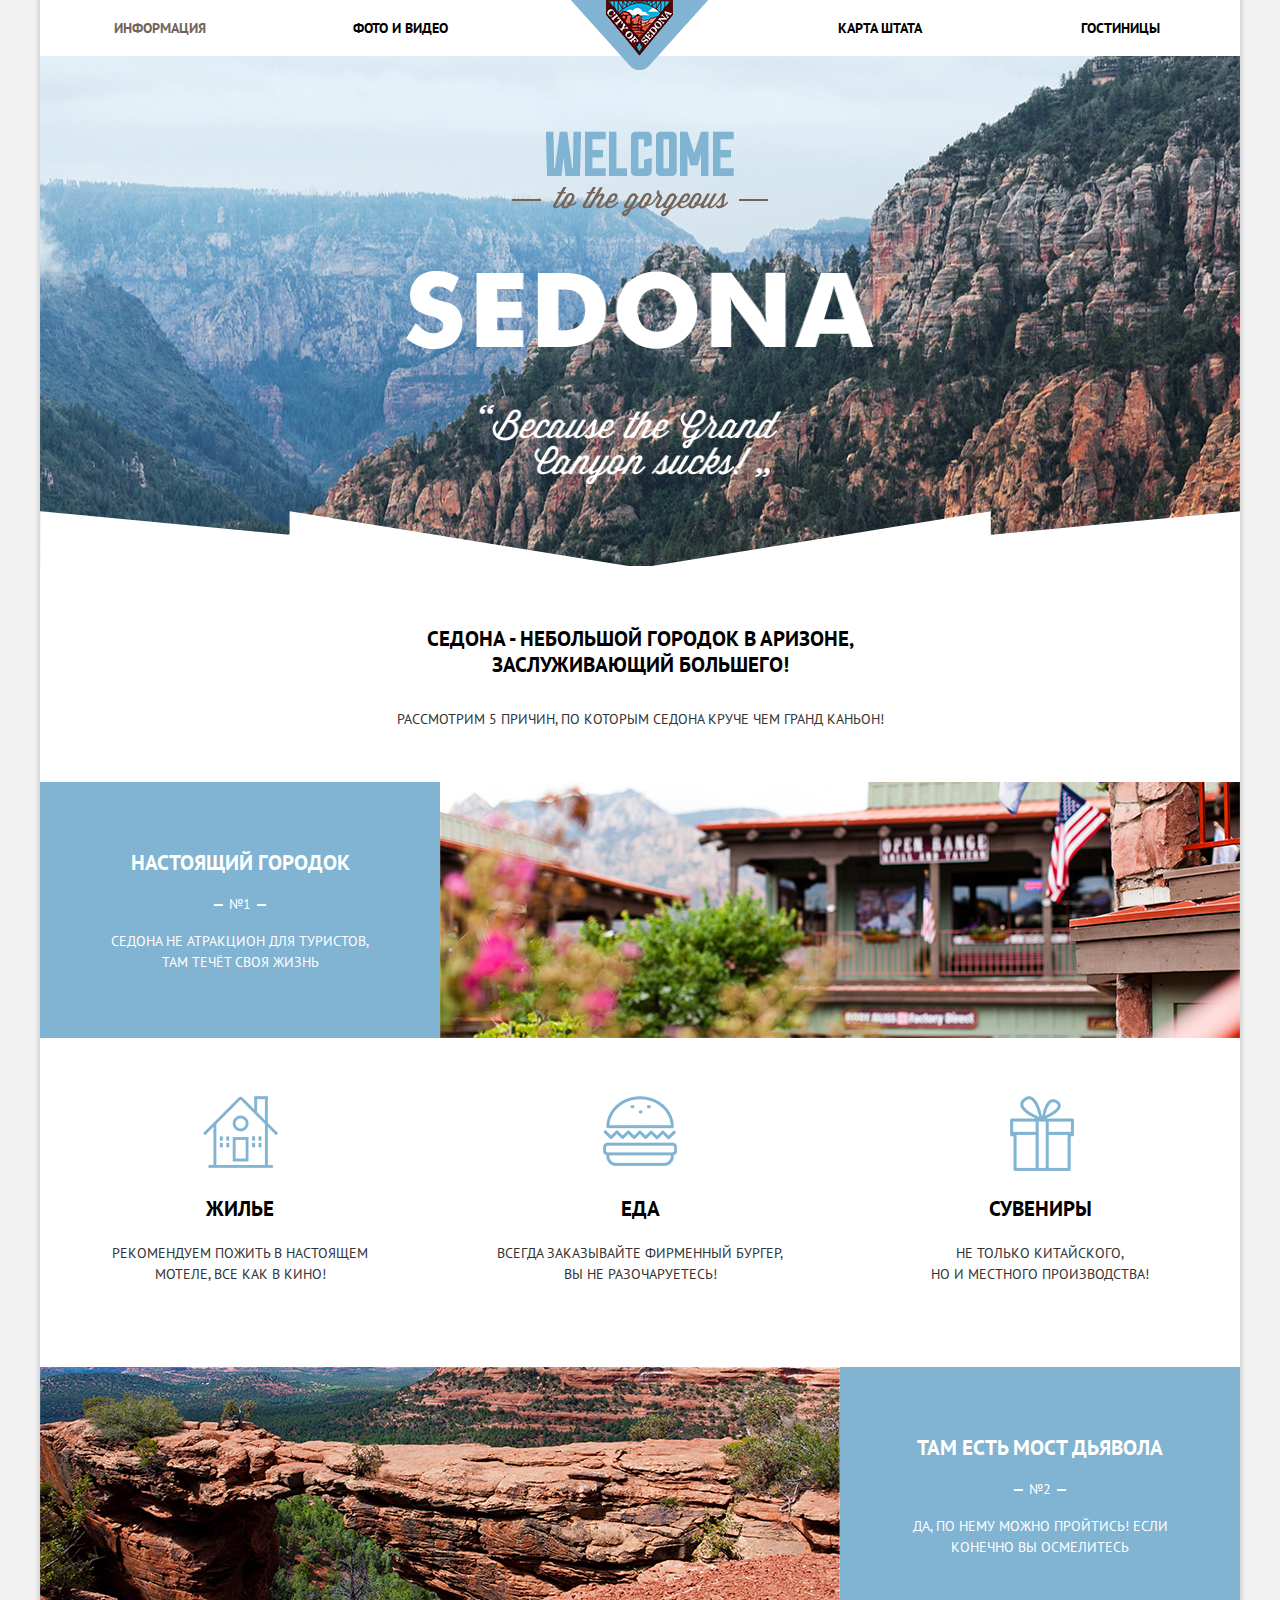
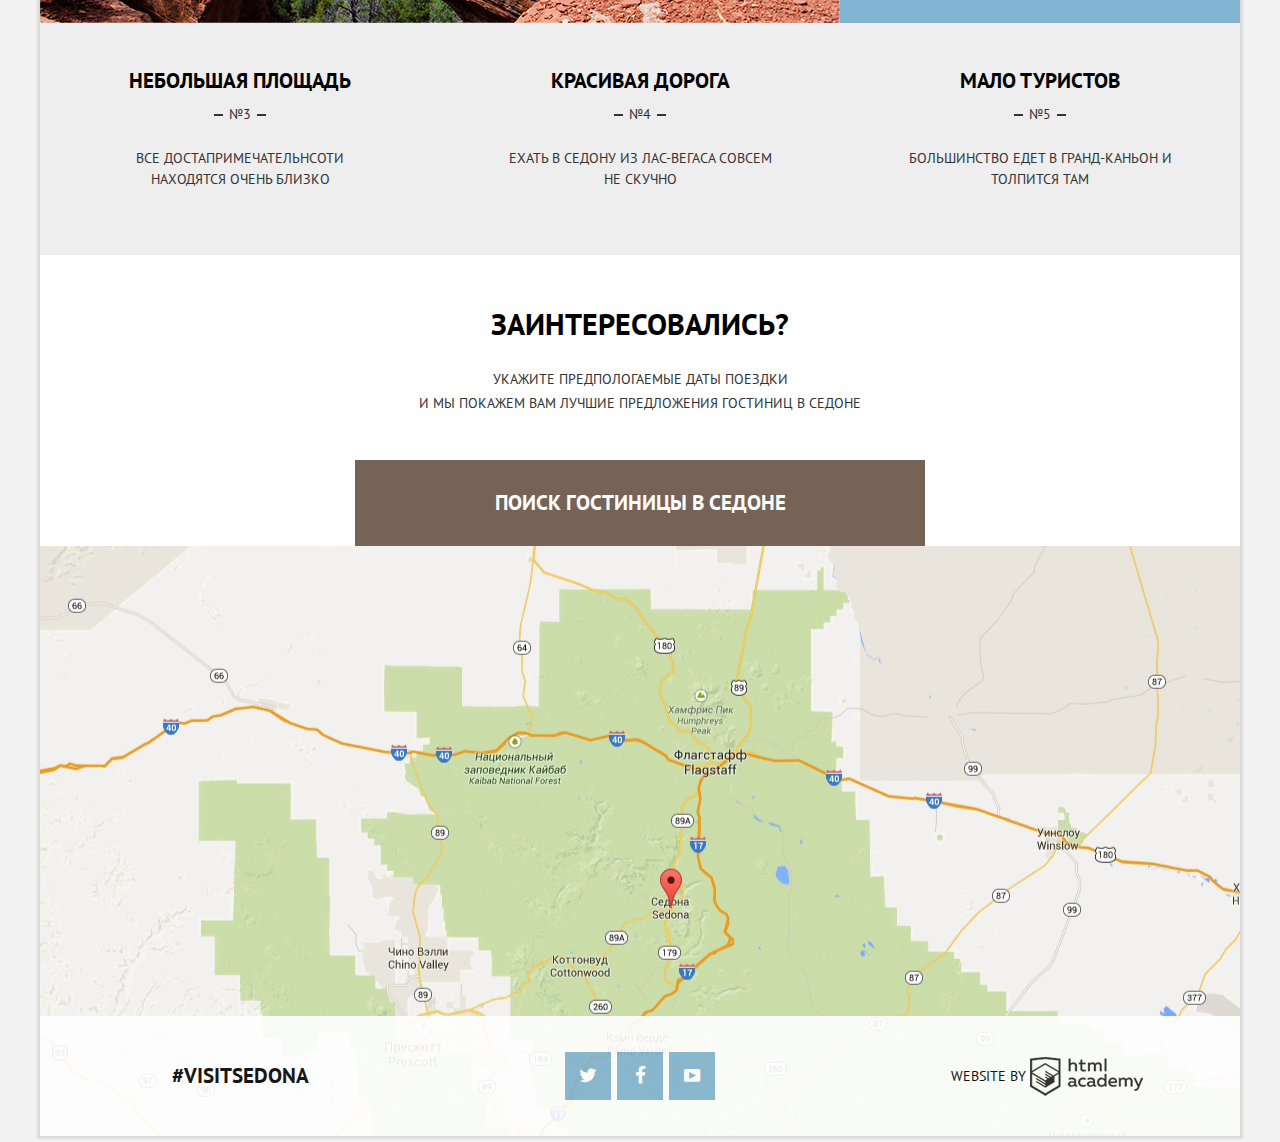
<file: index.html>
<!DOCTYPE html>
<html>
  <head>
    <meta charset="utf-8">
    <title>Sedona</title>
    <link href="https://fonts.googleapis.com/css?family=PT+Sans:400,700&amp;subset=latin,cyrillic-ext" rel="stylesheet" type="text/css">
    <link href="css/normalize.css" rel="stylesheet">
    <link href="css/style.min.css" rel="stylesheet">
  </head>
  <body>
    <div class="container">
      <header class="main-header">
        <nav class="main-navigation">
          <ul>
            <li class="active">
              <a href="#">Информация</a>
            </li>
            <li>
              <a href="#">Фото и видео</a>
            </li>
            <li class="navigation-logo">
              <img src="img/logo.png" width="138" height="70" alt="Sedona логотип">
            </li>
            <li>
              <a href="#">Карта штата</a>
            </li>
            <li>
              <a href="hotels.html">Гостиницы</a>
            </li>
          </ul>
        </nav>
      </header>
      <main>
        <div class="header-welcome">
          <section class="promo">
            <div class="promo-welcome">
              <img src="img/welcome_header.png" width="256" height="86" alt="Приветствие Sedona">
            </div>
            <div class="promo-sedona">
              <img src="img/sedona_header.png" width="458" height="214" alt="Главный промо текст Седона">
            </div>
          </section>
        </div>
        <div class="main-introduction">
          <h1>Седона - небольшой городок в аризоне, заслуживающий большего!</h1>
          <p>Рассмотрим 5 причин, по которым Седона круче чем Гранд Каньон!</p>
        </div>
        <div class="features clearfix">
          <section class="features-info-first">
            <h2>Настоящий городок</h2>
            <div class="features-number">
              <span>№1</span>
            </div>
            <p>Седона не атракцион для туристов, там течёт своя жизнь</p>
          </section>
          <div class="features-photo-first">
            <img src="img/city_view.jpg" width="800" height="256" alt="Вид на Седона">
          </div>
        </div>
        <div class="facilities-row clearfix">
          <div class="facility-item">
            <div class="facility-title facility-home">Жилье</div>
            <p>Рекомендуем пожить в настоящем мотеле, все как в кино!</p>
          </div>
          <div class="facility-item">
            <div class="facility-title facility-food">Еда</div>
            <p>Всегда заказывайте фирменный бургер, вы не разочаруетесь!</p>
          </div>
          <div class="facility-item">
            <div class="facility-title facility-souvenir">Сувениры</div>
            <p>Не только китайского,<br> но и местного производства!</p>
          </div>
        </div>
        <div class="features clearfix">
          <div class="features-photo-second">
            <img src="img/devils_bridge.jpg" width="800" height="256" alt="Мост Дьявола">
          </div>
          <section class="features-info-second">
            <h2>Там есть мост дьявола</h2>
            <div class="features-number">
              <span>№2</span>
            </div>
            <p>Да, по нему можно пройтись! Если конечно вы осмелитесь</p>
          </section>
        </div>
        <section class="features-row features-second clearfix">
          <section class="features-info">
            <h2>Небольшая площадь</h2>
            <div class="features-number">
              <span>№3</span>
            </div>
            <p>Все достапримечательнсоти находятся очень близко</p>
          </section>
          <section class="features-info">
            <h2>Красивая дорога</h2>
            <div class="features-number">
              <span>№4</span>
            </div>
            <p>Ехать в седону из Лас-Вегаса совсем не скучно</p>
          </section>
          <section class="features-info">
            <h2>Мало туристов</h2>
            <div class="features-number">
              <span>№5</span>
            </div>
            <p>Большинство едет в Гранд-Каньон и толпится там</p>
          </section>
        </section>
        <div class="hotel-search">
          <span>Заинтересовались?</span>
          <p>Укажите предпологаемые даты поездки<br> и мы покажем вам лучшие предложения гостиниц в Седоне</p>
          <a class="btn search-btn" href="form.html">Поиск гостиницы в Седоне</a>
          <div class="entrance-form">
            <form action="/echo" method="post">
              <fieldset class="input-entrance">
                <label for="date-in">Дата заезда:</label>
                <input type="date" id="date-in" class="date" placeholder="24 апреля 2014" name="date-main">
                <i class="icon-calendar"></i>
              </fieldset>
              <fieldset class="input-setoff">
                <label for="date-out">Дата выезда:</label>
                <input type="date" id="date-out" class="date" placeholder="4 июля 2014" name="date">
                <i class="icon-calendar"></i>
              </fieldset>
              <fieldset class="input-guests clearfix">
                <fieldset class="guests-adults">
                  <label for="adults">Взрослые:</label>
                  <input type="text" id="adults" class="number" value="2" name="quantity">
                  <i class="icon-plus"></i>
                  <i class="icon-minus"></i>
                </fieldset>
                <fieldset class="guests-kids">
                  <label for="kids">Дети:</label>
                  <input type="text" id="kids" class="number" value="0"  name="quantity">
                  <i class="icon-plus"></i>
                  <i class="icon-minus"></i>
                </fieldset>
              </fieldset>
              <input type="submit" class="btn-entrance" value="Найти">
            </form>
          </div>
        </div>
        <div class="map">
          <iframe src="https://www.google.com/maps/embed?pb=!1m18!1m12!1m3!1d44041.59745778729!2d-111.78297265959688!3d34.871016389643486!2m3!1f0!2f0!3f0!3m2!1i1024!2i768!4f13.1!3m3!1m2!1s0x872da132f942b00d%3A0x5548c523fa6c8efd!2sSedona%2C+AZ%2C+USA!5e0!3m2!1sen!2s!4v1442337074493" width="1200" height="470" style="border:0" allowfullscreen></iframe>
        </div>
      </main>
      <footer class="main-footer clearfix">
        <div class="footer-hashtag">
          #VISITSEDONA
        </div>
        <div class="footer-social-buttons">
          <a class="social-button icon-twitter" href="#"></a>
          <a class="social-button icon-facebook" href="#"></a>
          <a class="social-button icon-youtube" href="#"></a>
        </div>
        <div class="footer-partners">
          <div class="footer-academy">Website by</div>
        </div>
      </footer>
  </div>
  <script src="js/min.js"></script>
  </body>
</html>
</file>
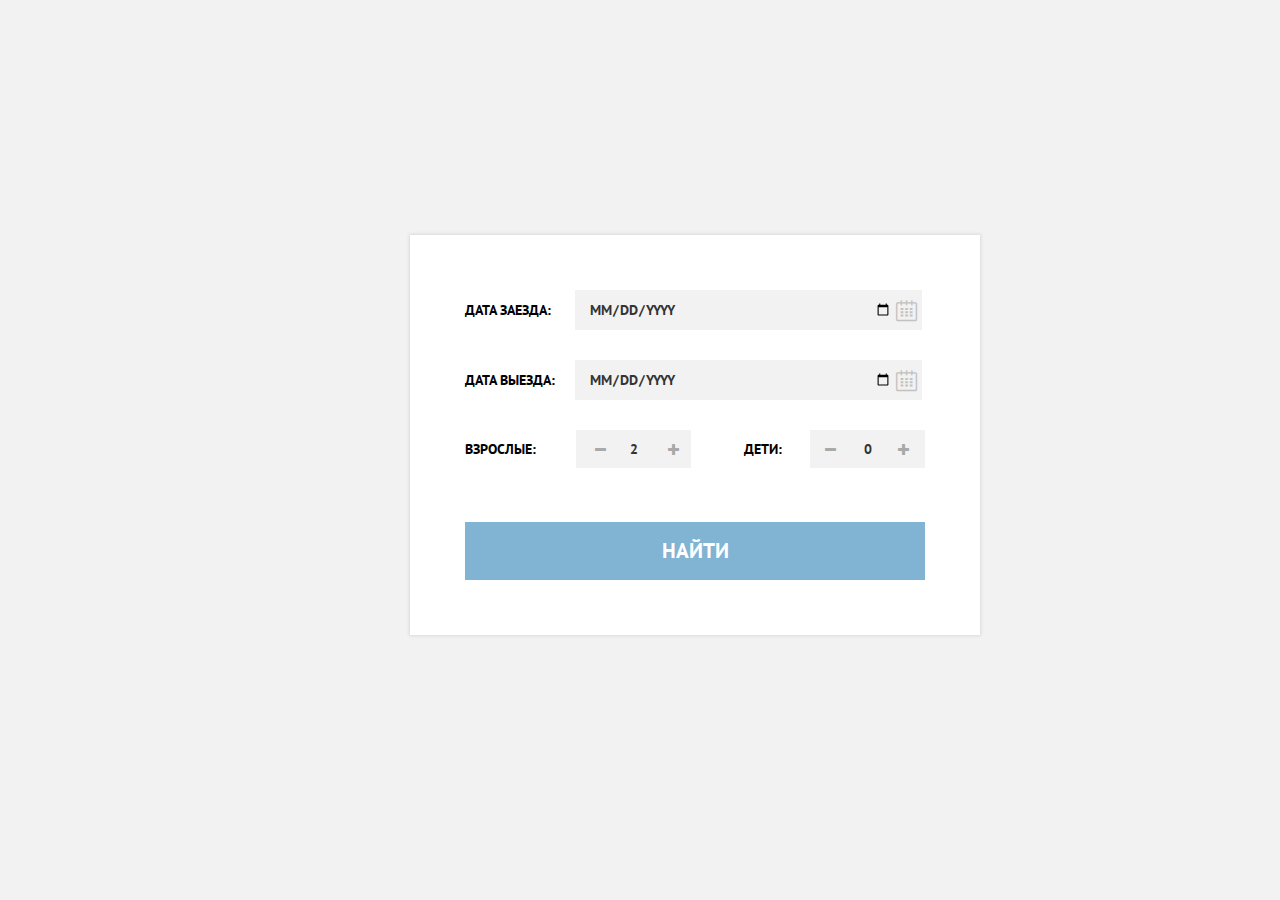
<file: form.html>
<!DOCTYPE html>
<html>
  <head>
    <meta charset="utf-8">
    <title>Sedona</title>
    <link href="https://fonts.googleapis.com/css?family=PT+Sans:400,700&amp;subset=latin,cyrillic-ext" rel="stylesheet" type="text/css">
    <link href="css/normalize.css" rel="stylesheet">
    <link href="css/style.min.css" rel="stylesheet">
  </head>
  <body class="body-form">
    <div class="entrance-form">
      <form action="/echo" method="post">
        <fieldset class="input-entrance">
          <label for="date-in">Дата заезда:</label>
          <input type="date" id="date-in" class="date" value="24 апреля 2014" name="date-main"></input>
          <i class="icon-calendar"></i>
        </fieldset>
        <fieldset class="input-setoff">
          <label for="date-out">Дата выезда:</label>
          <input type="date" id="date-out" class="date" value="4 июля 2014" name="date"></input>
          <i class="icon-calendar"></i>
        </fieldset>
        <fieldset class="input-guests clearfix">
          <fieldset class="guests-adults">
            <label for="adults">Взрослые:</label>
            <input type="text" id="adults" class="number" value="2" name="quantity"></input>
            <i class="icon-plus"></i>
            <i class="icon-minus"></i>
          </fieldset>
          <fieldset class="guests-kids">
            <label for="kids">Дети:</label>
            <input type="text" id="kids" class="number" value="0" name="quantity"></input>
            <i class="icon-plus"></i>
            <i class="icon-minus"></i>
          </fieldset>
        </fieldset>
        <input type="submit" class="btn-entrance" value="Найти"></input>
      </form>
    </div>
  </body>
</html>
</file>
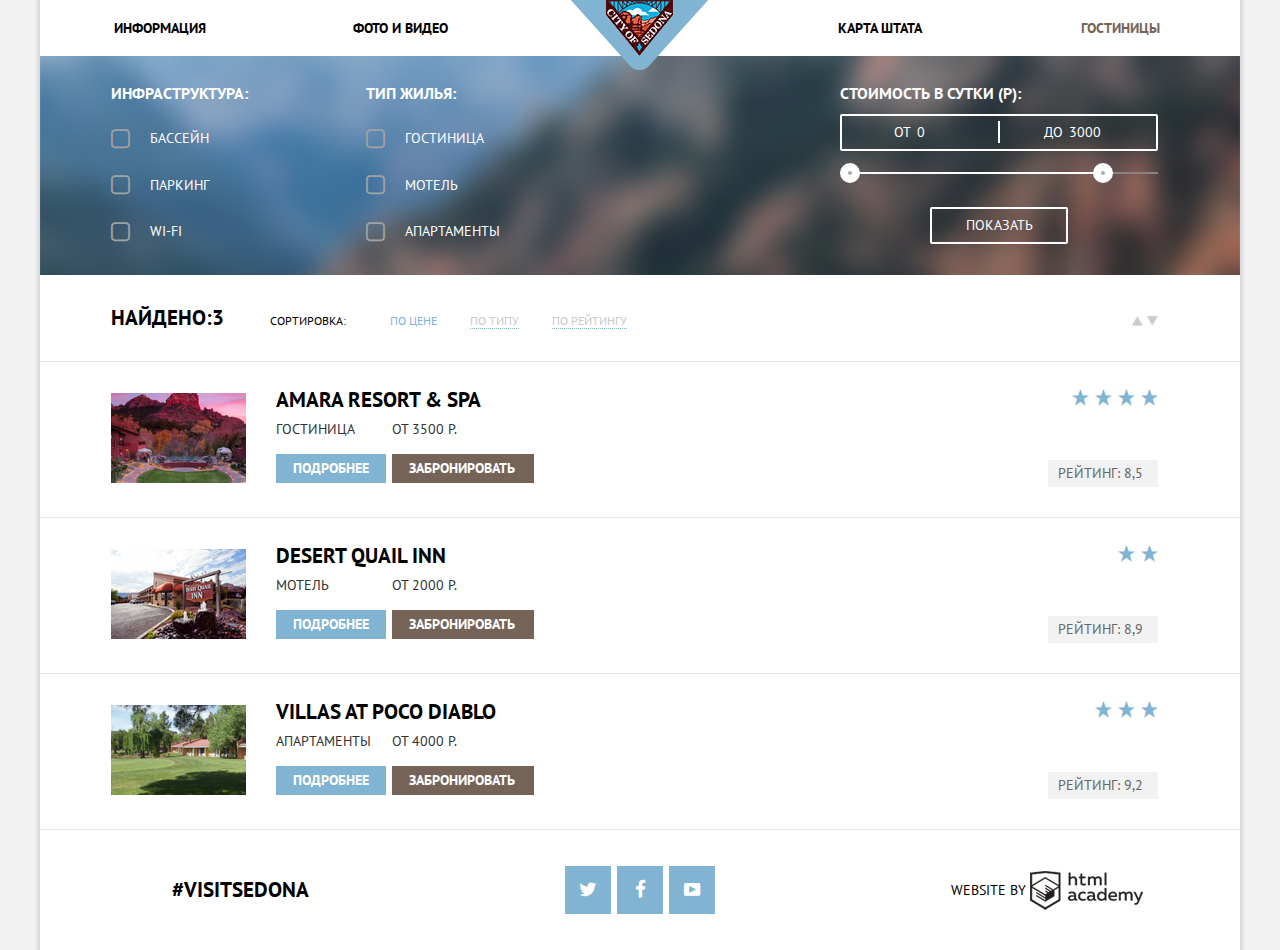
<file: hotels.html>
<!DOCTYPE html>
<html>
  <head>
    <meta charset="utf-8">
    <title>Sedona</title>
    <link href="https://fonts.googleapis.com/css?family=PT+Sans:400,700&amp;subset=latin,cyrillic-ext" rel="stylesheet" type="text/css">
    <link href="css/normalize.css" rel="stylesheet">
    <link href="css/style.min.css" rel="stylesheet">
  </head>
  <body>
    <div class="container">
      <header class="main-header">
        <nav class="main-navigation">
          <ul>
            <li>
              <a href="index.html">Информация</a>
            </li>
            <li>
              <a href="#">Фото и видео</a>
            </li>
            <li class="navigation-logo">
              <a href="index.html"><img src="img/logo.png" width="138" height="70" alt="Sedona логотип"></a>
            </li>
            <li>
              <a href="#">Карта штата</a>
            </li>
            <li class="active">
              <a href="#">Гостиницы</a>
            </li>
          </ul>
        </nav>
      </header>
      <main>
        <div class="header-hotels clearfix">
          <form method="get" action="/echo">
            <fieldset class="form-infrastructure">
              <legend>Инфраструктура:</legend>
              <input type="checkbox" id="pool" name="pool" value="Бассейн">
              <label for="pool">Бассейн</label>
              <input type="checkbox" id="parking" name="parking" value="Паркинг">
              <label for="parking">Паркинг</label>
              <input type="checkbox" id="wifi" name="wifi" value="wi-fi">
              <label for="wifi">Wi-fi</label>
            </fieldset>
            <fieldset class="form-habitation">
              <legend>Тип жилья:</legend>
              <input type="checkbox" id="hotel" name="hotel" value="Гостиница">
              <label for="hotel">Гостиница</label>
              <input type="checkbox" id="motel" name="motel" value="Мотель">
              <label for="motel">Мотель</label>
              <input type="checkbox" id="apartments" name="apartments" value="апартаменты">
              <label for="apartments">Апартаменты</label>
            </fieldset>
            <fieldset class="range-filter">
              <legend>Стоимость в сутки (Р):</legend>
              <div class="price-controls clearfix">
                <div class="min-price-block">
                  <label class="min-rpice">
                    от<input type="text" name="min-price" value="0">
                  </label>
                </div>
                <div class="max-price-block">
                  <label class="max-rpice">
                    до<input type="text" name="max-price" value="3000">
                  </label>
                </div>
              </div>
              <div class="range-controls">
                <div class="scale">
                  <div class="bar"></div>
                </div>
                <div class="toggle toggle-min"></div>
                <div class="toggle toggle-max"></div>
              </div>
              <input type="submit" class="btn price-submit" value="Показать">
            </fieldset>
          </form>
        </div>
        <div class="sorting-row clearfix">
          <div class="sorting-left">
            <span class="sorting-found">Найдено:3</span>
            <span class="sorting-data">Сортировка:</span>
            <ul class="sorting-list">
              <li class="active">
                <a href="#">По Цене</a>
              </li>
              <li>
                <a href="#">По Типу</a>
              </li>
              <li>
                <a href="#">По Рейтингу</a>
              </li>
            </ul>
          </div>
          <div class="sorting-right">
            <a href="#" class="icon-up-dir"></a>
            <a href="#" class="icon-down-dir active"></a>
          </div>
        </div>
        <div class="habitation-types">
          <div class="habitation-item clearfix">
            <div class="habitation-left clearfix">
              <figure class="habitation-photo">
                <img src="img/amara_resort.jpg" width="135" height="90" alt="ВИд на Amara Resort & Spa">
              </figure>
              <section class="habitation-card clearfix">
                <h2 class="habitation-title">Amara Resort & Spa</h2>
                <div class="habitation-details">
                  <p>Гостиница</p>
                  <a class="btn btn-description" href="#">Подробнее</a>
                </div>
                <div class="habitation-order">
                  <p>От 3500 Р.</p>
                  <a class="btn btn-order" href="#">Забронировать</a>
                </div>
              </section>
            </div>
            <div class="habitation-right">
              <div class="stars"><i class="icon-star"></i><i class="icon-star"></i><i class="icon-star"></i><i class="icon-star"></i></div>
              <div class="habitation-rating">Рейтинг: 8,5</div>
            </div>
          </div>
          <div class="habitation-item clearfix">
            <div class="habitation-left clearfix">
              <figure class="habitation-photo">
                <img src="img/desert_quail.jpg" width="135" height="90" alt="Вид на Desert Quail Inn">
              </figure>
              <section class="habitation-card clearfix">
                <h2 class="habitation-title">Desert Quail Inn</h2>
                <div class="habitation-details">
                  <p>Мотель</p>
                  <a class="btn btn-description" href="#">Подробнее</a>
                </div>
                <div class="habitation-order">
                  <p>От 2000 Р.</p>
                  <a class="btn btn-order" href="#">Забронировать</a>
                </div>
              </section>
            </div>
            <div class="habitation-right">
              <div class="stars"><i class="icon-star"></i><i class="icon-star"></i></div>
              <div class="habitation-rating">Рейтинг: 8,9</div>
            </div>
          </div>
          <div class="habitation-item clearfix">
            <div class="habitation-left clearfix">
              <figure class="habitation-photo">
                <img src="img/villas_pocodiablo.jpg" width="135" height="90" alt="Вид на Villas at Poco Diablo">
              </figure>
              <section class="habitation-card clearfix">
                <h2 class="habitation-title">Villas at Poco Diablo</h2>
                <div class="habitation-details">
                  <p>Апартаменты</p>
                  <a class="btn btn-description" href="#">Подробнее</a>
                </div>
                <div class="habitation-order">
                  <p>От 4000 Р.</p>
                  <a class="btn btn-order" href="#">Забронировать</a>
                </div>
              </section>
            </div>
            <div class="habitation-right">
              <div class="stars"><i class="icon-star"></i><i class="icon-star"></i><i class="icon-star"></i></div>
              <div class="habitation-rating">Рейтинг: 9,2</div>
            </div>
          </div>
        </div>
      </main>
      <footer class="hotels-footer clearfix">
        <div class="footer-hashtag">
          #VISITSEDONA
        </div>
        <div class="footer-social-buttons">
          <a class="social-button icon-twitter" href="#"></a>
          <a class="social-button icon-facebook" href="#"></a>
          <a class="social-button icon-youtube" href="#"></a>
        </div>
        <div class="footer-partners">
          <div class="footer-academy">Website by</div>
        </div>
      </footer>
    </div>
  </body>
</html>
</file>
<file: css/style.min.css>
@font-face{font-family:symbols-sedona;src:url(../font/symbols-sedona.eot?60737633);src:url(../font/symbols-sedona.eot?60737633#iefix) format("embedded-opentype"),url(../font/symbols-sedona.woff?60737633) format("woff"),url(../font/symbols-sedona.ttf?60737633) format("truetype"),url(../font/symbols-sedona.svg?60737633#symbols-sedona) format("svg");font-weight:400;font-style:normal}[class*=" icon-"]:before,[class^=icon-]:before{font-family:symbols-sedona;font-style:normal;font-weight:400;speak:none;display:inline-block;text-decoration:inherit;font-variant:normal;text-transform:none}.entrance-form input,.entrance-form label,.price-submit,body{text-transform:uppercase}.icon-facebook:before{content:"\66"}.icon-twitter:before{content:"\74"}.icon-up-dir:before{content:"\25b2"}.icon-down-dir:before{content:"\25bc"}.icon-star:before{content:"\2605"}.icon-check-off:before{content:"\2610"}.icon-check-on:before{content:"\2611"}.icon-calendar:before{content:"\e800"}.icon-plus:before{content:"\e801"}.icon-minus:before{content:"\e802"}.icon-youtube:before{content:"\f39e"}body{min-width:1200px;margin:0;font-size:14px;font-family:"PT Sans",Arial,sans-serif;font-weight:400;line-height:21px;color:#333;background:#f2f2f2}.container{width:1200px;margin:0 auto;-webkit-box-shadow:0 0 2px 3px #dbdbdb;-moz-box-shadow:0 0 2px 3px #dbdbdb;box-shadow:0 0 2px 3px #dbdbdb;background:#fff}.main-navigation{font-weight:700;line-height:26px}.main-navigation a{text-decoration:none;color:#000}.main-navigation a:hover{color:#95bed8}.main-navigation a:active{color:#cacaca}.main-navigation .active a{color:#766357}.main-navigation .active a:hover{color:#604e43}.main-navigation .active a:active{color:#604e43;opacity:.3}.facility-title,.features-info h2,.main-introduction h1,.sorting-found,h2.habitation-title{font-size:21px;font-weight:700;line-height:26px;color:#000}.footer-partners,.main-introduction p{line-height:26px}.features-info-first h2,.features-info-second h2,.footer-hashtag,.hotel-search .btn{font-size:21px;font-weight:700;line-height:26px}.hotel-search span{display:block;margin-bottom:30px;font-size:30px;font-weight:700;line-height:26px;color:#000}.hotel-search p{margin:0 0 45px;line-height:24px}.footer-hashtag,.footer-partners,.sorting-data{color:#000}.header-welcome{position:relative;height:435px;padding-top:75px;margin-bottom:60px;background:url(../img/header_background.jpg) 0 20% no-repeat #dbe9f2}.header-welcome::after{content:"";position:absolute;width:100%;height:55px;background:url(../img/header-bottom.png) no-repeat;bottom:0}fieldset.form-infrastructure{margin-right:115px}.form-habitation legend,.form-infrastructure legend,.range-filter legend{margin-bottom:24px;font-size:16px;font-weight:700;color:#fff}.range-filter legend{margin-bottom:10px}.form-habitation,.form-infrastructure{width:140px;float:left;margin:0;padding:0;border:none}.range-filter{margin:0;padding:0;border:none}.form-habitation input[type=checkbox]+label,.form-infrastructure input[type=checkbox]+label{display:block;margin-bottom:25px;font-size:14px;line-height:21px;color:#fff;cursor:pointer}.form-habitation input[type=checkbox]+label::before,.form-infrastructure input[type=checkbox]+label::before{content:"\2610";display:inline-block;margin-right:15px;vertical-align:middle;font-size:24px;line-height:20px;width:24px;font-family:symbols-sedona;color:#9fa2a3}.form-habitation input[type=checkbox]:hover+label::before,.form-infrastructure input[type=checkbox]:hover+label::before{color:#fff}.form-habitation input[type=checkbox]:disabled+label::before,.form-infrastructure input[type=checkbox]:disabled+label::before{color:#606262}.form-habitation input[type=checkbox]:checked+label::before,.form-infrastructure input[type=checkbox]:checked+label::before{content:"\2611";width:24px}.clearfix::after,.features-number::after,.footer-academy::after,.min-price-block::after{content:""}.form-habitation input[type=checkbox],.form-infrastructure input[type=checkbox]{display:none}.range-filter{float:right;width:314px;height:100px}.sorting-data,.sorting-list{font-size:12px;line-height:18px}.habitation-rating{width:90px;padding:3px 10px;color:#666;background-color:#f2f2f2}.habitation-photo,.habitation-photo img{width:135px;height:90px}.habitation-photo{float:left;position:absolute;top:6px;margin:0;background-color:#c5e1f3}.habitation-left{float:left;position:relative;width:430px}.habitation-right{float:right;position:relative;max-width:115px}.habitation-card{float:right;width:265px}.promo{width:468px;margin:0 auto}.promo-welcome,.promo-welcome img{width:256px;height:86px}.promo-welcome{margin:0 auto 54px}.promo-sedona,.promo-sedona img{width:468px;height:214px}.main-navigation ul{margin:0;padding:0;list-style:none;font-size:0}.main-navigation li{display:inline-block;vertical-align:top;width:210px;padding:15px;text-align:center;font-size:14px}.main-introduction{width:490px;margin:0 auto 50px;text-align:center}.main-introduction h1,.main-introduction p{margin:0}.main-introduction h1{margin-bottom:28px}.features-info-first,.features-info-second{width:270px;padding:51px 65px;text-align:center;color:#fff;background-color:#81b3d2}.features-info-first{float:left}.features-info-second{float:right}.features-photo-first,.features-photo-second{float:right;width:800px;height:256px}.features-photo-first img,.features-photo-second img{width:800px;height:256px}.features-photo-second{float:left}.clearfix::after{display:table;clear:both}.features-info{float:left;width:270px;padding:45px 65px 65px;text-align:center;background-color:#eee}.features-info:last-child{float:right}.features-info h2,.features-info p{margin:0}.features-info h2{margin-bottom:10px}.features-info .features-number{margin-bottom:21px}.facility-item{float:left;padding:58px 50px 82px;width:300px;text-align:center}.facility-item:last-child{float:right}.facility-item p{margin:0}.facility-title{position:relative;margin-bottom:21px;padding-top:100px}.facility-food::before,.facility-home::before,.facility-souvenir::before{content:"";position:absolute;width:75px;height:75px;top:0;left:50%;margin-left:-37px;text-align:center}.facility-home::before{background:url(../img/habitation.png) no-repeat}.facility-food::before{background:url(../img/food.png) no-repeat}.facility-souvenir::before{background:url(../img/souvenir.png) no-repeat;margin-left:-30px}.hotel-search{position:relative;width:570px;margin:0 auto;text-align:center}.map{height:590px;background:url(../img/map.jpg) 0 25% no-repeat #f2f1ef}.footer-hashtag,.footer-partners,.footer-social-buttons{width:400px;text-align:center}.footer-social-buttons{float:left;font-size:0}.footer-social-buttons .icon-facebook:active::before,.footer-social-buttons .icon-twitter:active::before,.footer-social-buttons .icon-youtube:active::before{background-color:#5496bd;opacity:.3}.social-button{display:inline-block;width:46px;height:48px;margin-right:6px;font-size:19px;line-height:48px;vertical-align:top;background-color:#81b3d2}.social-button:hover{background-color:#669ec0}.social-button:last-child{margin-right:0}.icon-facebook,.icon-twitter,.icon-youtube{font-size:19px;font-family:symbols-sedona;color:#fff;text-decoration:none}.footer-hashtag{float:left;line-height:48px}.footer-partners{float:right}.habitation-details,.habitation-order,.sorting-left{float:left}.footer-academy{position:relative;padding-right:103px;vertical-align:middle;line-height:48px}.footer-academy::after{position:absolute;width:113px;height:39px;top:5px;margin-left:4px;background:url(../img/html_academy.png) no-repeat}.footer-academy:hover::after{background:url(../img/html_academy_hvr.png) no-repeat}.footer-academy:active::after{background:url(../img/html_academy_actv.png) no-repeat}.btn-description,.btn-order{font-weight:700px}li.navigation-logo{position:relative;width:240px;height:56px;padding:0}.navigation-logo img{position:absolute;top:0;width:138px;height:70px;margin:0 auto 0 -69px;z-index:10000}.features-second{margin-bottom:56px}.btn{display:block;font-weight:700;text-decoration:none;color:#fff}.search-btn{width:400px;padding:30px 85px;background:#766357}.btn-description,.btn-order{padding:4px 17px}.hotels-footer,.main-footer{padding-top:36px;padding-bottom:36px}.btn-order{background-color:#766357}.btn-order:hover{background-color:#604e43}.btn-order:active{background-color:#503e33;color:#827872}.btn-description{background-color:#81b3d2}.btn-description:hover{background:#669ec0}.btn-description:active{background:#5496bd;color:#94b9d2}.main-footer{position:relative;margin-top:-120px;background-color:#fff;opacity:.9}.features-number span{padding:0 6px;position:relative;background-color:#81B3D2;z-index:2}.features-number{padding:0 109px}.features-number::after{position:relative;display:block;bottom:11px;border-bottom:2px solid #fff;z-index:1}.features-info .features-number::after{border-bottom:2px solid #333}.features-info .features-number span{background-color:#eee}.header-hotels{height:160px;padding:27px 82px 32px 71px;background:url(../img/hotels_header.jpg) 0 20% no-repeat #436882}.habitation-item{padding:25px 82px 30px 71px;border-top:1px solid #e5e5e5}.habitation-item:last-child{border-bottom:1px solid #e5e5e5}h2.habitation-title{margin:0 0 6px;cursor:pointer}h2.habitation-title:hover{color:#81b3d2}h2.habitation-title:active{color:#cacaca}.habitation-details{width:110px;margin-right:6px}.habitation-order{width:142px}.habitation-details p,.habitation-order p{margin:0 0 14px}.habitation-right .icon-star:before{margin-left:6px;font-size:19px;font-family:symbols-sedona;color:#81b3d2}.stars{margin-bottom:50px;text-align:right}.sorting-row{padding:30px 82px 30px 71px}.sorting-list .active a{border-bottom:none}.sorting-list li a{color:#cacaca;border-bottom:1px dotted #81b3d2}.sorting-list li a:hover{color:#81b3d2}.sorting-list li a:active{color:#000;border-bottom:none}.sorting-right{float:right;vertical-align:middle;line-height:26px}.sorting-list{display:inline;padding:0;margin:0;list-style:none}.sorting-list li{display:inline;margin-right:30px}.sorting-list li:last-child{margin-right:0}.sorting-list .active a{color:#81b3d2}.sorting-list a{text-decoration:none}.sorting-found{margin-right:42px}.sorting-data{margin-right:40px}.sorting-right .icon-down-dir,.sorting-right .icon-up-dir{font-size:23px;line-height:20px;color:#ccc;font-family:symbols-sedona;text-decoration:none;vertical-align:bottom}.sorting-right .icon-down-dir:hover,.sorting-right .icon-up-dir:hover{color:#000}.sorting-right .icon-down-dir:active,.sorting-right .icon-up-dir:active{color:#81b3d2}.range-controls{position:relative;height:13px;padding-top:11px;margin-bottom:22px}.range-controls .scale{height:2px;background:#8c8181}.range-controls .bar{width:85%;height:2px;background:#fff}.range-controls .toggle{position:absolute;top:2px;left:0;width:4px;height:4px;border:8px solid #fff;border-radius:50%;background-color:#ababab;cursor:pointer}.range-controls .toggle:hover{background-color:#1c4f80}.range-controls .toggle-max{left:253px}.price-controls{width:302px;padding:6px;margin-bottom:10px;border:2px solid #fff;border-radius:2px;color:#fff}.price-controls input[type=text]{width:35px;margin-left:4px;background:0 0;border:none}.max-price-block,.min-price-block{width:151px;text-align:center}.max-price-block{float:right}.min-price-block{float:left;position:relative}.min-price-block::after{position:absolute;top:9px;right:-11px;width:22px;height:2px;background-color:#fff;transform:rotate(90deg)}.price-submit{width:138px;padding:6px;margin:0 auto;border:2px solid #fff;border-radius:2px;background:0 0;font-size:14px;font-family:"PT Sans",Arial,sans-serif;font-weight:400;line-height:21px}.map iframe{width:100%;height:590px;frameborder:0}.entrance-form{position:absolute;top:235px;display:none;width:460px;padding:55px;background-color:#fff;cursor:pointer;z-index:99}.entrance-form-show{display:block;-webkit-animation:bounce .6s;animation:bounce .6s}.entrance-form input{line-height:26px;font-weight:700;color:700;background-color:#f2f2f2},.entrance-form input[type=text]:hover,.entrance-form input[type=date]:hover{background-color:#ebebeb}.entrance-form input[type=text]:focus,.entrance-form input[type=date]:focus{background-color:#fff;outline:#e5e5e5 solid 2px}.entrance-form fieldset{padding:0;margin:0;border:none}.input-entrance label{margin-right:20px}.input-setoff label{margin-right:16px}.input-entrance .icon-calendar:hover::before,.input-setoff .icon-calendar:hover::before{color:#000}.input-entrance .icon-calendar:active::before,.input-setoff .icon-calendar:active::before{color:#81b3d2}.input-entrance input[type=date],.input-setoff input[type=date]{width:303px;padding:6px 30px 6px 14px;margin-bottom:30px;border:none}.entrance-form label{line-height:26px;font-weight:700;color:#000}.guests-adults{position:relative;float:left;width:230px}.guests-adults label{margin-right:36px}.guests-kids{position:relative;float:right;max-width:230px}.guests-kids label{margin-right:24px}fieldset.input-guests{margin-bottom:54px}.input-guests input[type=text]{width:55px;padding:6px 30px;text-align:center;border:none}.input-entrance .icon-calendar::before,.input-setoff .icon-calendar::before{position:absolute;top:8px;right:8px;font-size:21px;font-family:symbols-sedona;line-height:26px;color:#c2c2c2;cursor:pointer}.icon-minus::before,.icon-plus::before{line-height:26px;position:absolute;top:7px;font-family:symbols-sedona;color:#a9a9a9;cursor:pointer}.icon-plus::before{right:16px}.icon-minus::before{right:89px}.entrance-form .btn-entrance{width:460px;padding:16px 110px;font-size:21px;font-weight:700;font-family:"PT Sans",Arial,sans-serif;line-height:26px;color:#fff;background-color:#81b3d2;border:none}.entrance-form .btn-entrance:hover{background-color:#669ec0}.entrance-form .btn-entrance:active{background-color:#5496bd;color:#94b9d2}.input-entrance,.input-setoff{position:relative}.body-form .entrance-form{display:block;left:50%;margin-left:-230px;-webkit-box-shadow:0 0 3px 1px #dbdbdb;-moz-box-shadow:0 0 3px 1px #dbdbdb;box-shadow:0 0 3px 1px #dbdbdb}@-webkit-keyframes bounce{0%{transform:translateY(-2000px)}70%{transform:translateY(30px)}90%{transform:translateY(-10px)}100%{transform:translateY(0)}}@keyframes bounce{0%{transform:translateY(-2000px)}70%{transform:translateY(30px)}90%{transform:translateY(-10px)}100%{transform:translateY(0)}}.modal-error{-webkit-animation:shake .6s;animation:shake .6s}@-webkit-keyframes shake{0%,100%{transform:translateX(0)}10%,30%,50%,70%,90%{transform:translateX(-10px)}20%,40%,60%,80%{transform:translateX(10px)}}@keyframes shake{0%,100%{transform:translateX(0)}10%,30%,50%,70%,90%{transform:translateX(-10px)}20%,40%,60%,80%{transform:translateX(10px)}}
</file>
